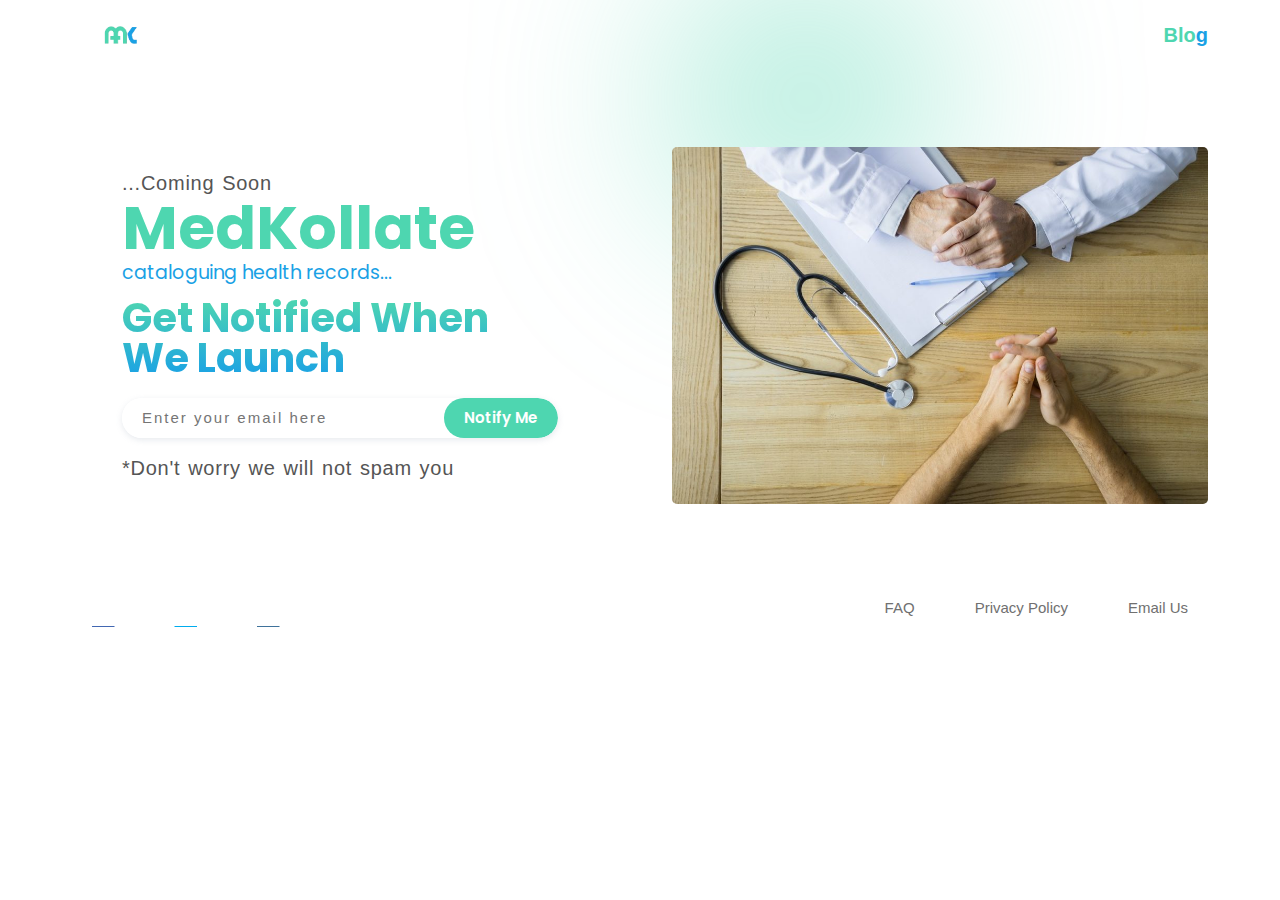
<file: index.html>
<!DOCTYPE html>
<html lang="en">

<head>
    <meta charset="UTF-8">
    <meta http-equiv="X-UA-Compatible" content="IE=edge">
    <meta name="viewport" content="width=device-width, initial-scale=1.0">
    <title>MedKollate || Coming Soon</title>
    <link rel="stylesheet" href="./assets/css/style.css">
    <link rel="stylesheet" href="./assets/css/reset.css">
    <link rel="stylesheet" href="./assets/css/queries.css">
    <link rel="preconnect" href="https://fonts.googleapis.com">
    <link rel="preconnect" href="https://fonts.gstatic.com" crossorigin>
    <link href="https://fonts.googleapis.com/css2?family=Poppins:wght@100;400;900&display=swap" rel="stylesheet">
    <link rel="stylesheet" href="./assets/font-awesome-4.7.0/css/font-awesome.min.css">
    <link rel="icon" href="./assets/imgs/logo.png" type="image/x-icon">
    <link rel="stylesheet" href="https://cdnjs.cloudflare.com/ajax/libs/font-awesome/6.1.1/css/all.min.css" integrity="sha512-KfkfwYDsLkIlwQp6LFnl8zNdLGxu9YAA1QvwINks4PhcElQSvqcyVLLD9aMhXd13uQjoXtEKNosOWaZqXgel0g==" crossorigin="anonymous" referrerpolicy="no-referrer" />

</head>

<body>
    <header class="flex container align-center">
        <!-- Logo Here  -->
         <img src="./assets/imgs/logo.png" alt="Logo Image" class="logo">
         <a href="https://medkollate.hashnode.dev/">Blo<span>g</span></a>
        
    </header>
    <main class="grid grid--2-cols container">
        
        <section class="form">
            <div class="sign-up flex column">
              <p>...Coming Soon</p>
              <h1>MedKollate  <span>cataloguing health records...</span></h1>
              <h2>Get Notified When We Launch</h2>
              <form action="https://gmail.us17.list-manage.com/subscribe/post?u=2e934d6235de3f841565553fb&amp;id=23b29b4d44"
              method="post" id="mc-embedded-subscribe-form" name="mc-embedded-subscribe-form" class="validate search-bar flex align-center"
              target="_blank" novalidate>
                <input type="email" value="" name="EMAIL" class="required email" id="mce-EMAIL" placeholder="Enter your email here" pattern="[a-z0-9._%+-]+@[a-z0-9.-]+\.[a-z]{2,}$" required>
                <button id="submit" type="submit">
                  Notify Me
                </button>
              </form>
              <p>*Don't worry we will not spam you</p>
            </div>
          </section>

          <section class="form-img-bg">
            <!-- This is an img section -->
            <img src="./assets/imgs/consultation.jpg" alt="EMR track notification image">
          </section>
    </main>

    <footer class="container flex align-center">
      <!-- Social Links -->
        <div class="social-icons">
            <a href="https://www.facebook.com/104473242299645/posts/pfbid02kg65LRCpzBdGowP5MjZUs2NhqgEQb1R9yW91G8xUSHXttXksjhuFFDbgXpmjD5K6l/"  style="color: #4267B2;"> <i class="fa-brands fa-facebook-f"></i></a>
            <a href="https://twitter.com/MedKollate?t=bJUe8Etl3QF8lZigdz3wlw&s=09" style="color: #00acee;"><i class="fa-brands fa-twitter"></i></a>
            <a href="https://www.instagram.com/medkollateng/" style="color: #3f729b;">  <i class="fa-brands fa-instagram"></i></i></a>
        </div>
        
        <div class="social-links">
            <a href="./FAQindex.html"> FAQ</a>
            <a href="./privacy-policy.html"> Privacy Policy</a>
            <a href="mailto:medkollate@gmail.com">Email Us</a>
            
        </div>
    </footer>
    
    
    <script type='text/javascript' src='//s3.amazonaws.com/downloads.mailchimp.com/js/mc-validate.js'></script>
    <script type='text/javascript' src="/script.js"></script>
  </body>
</html>
</file>
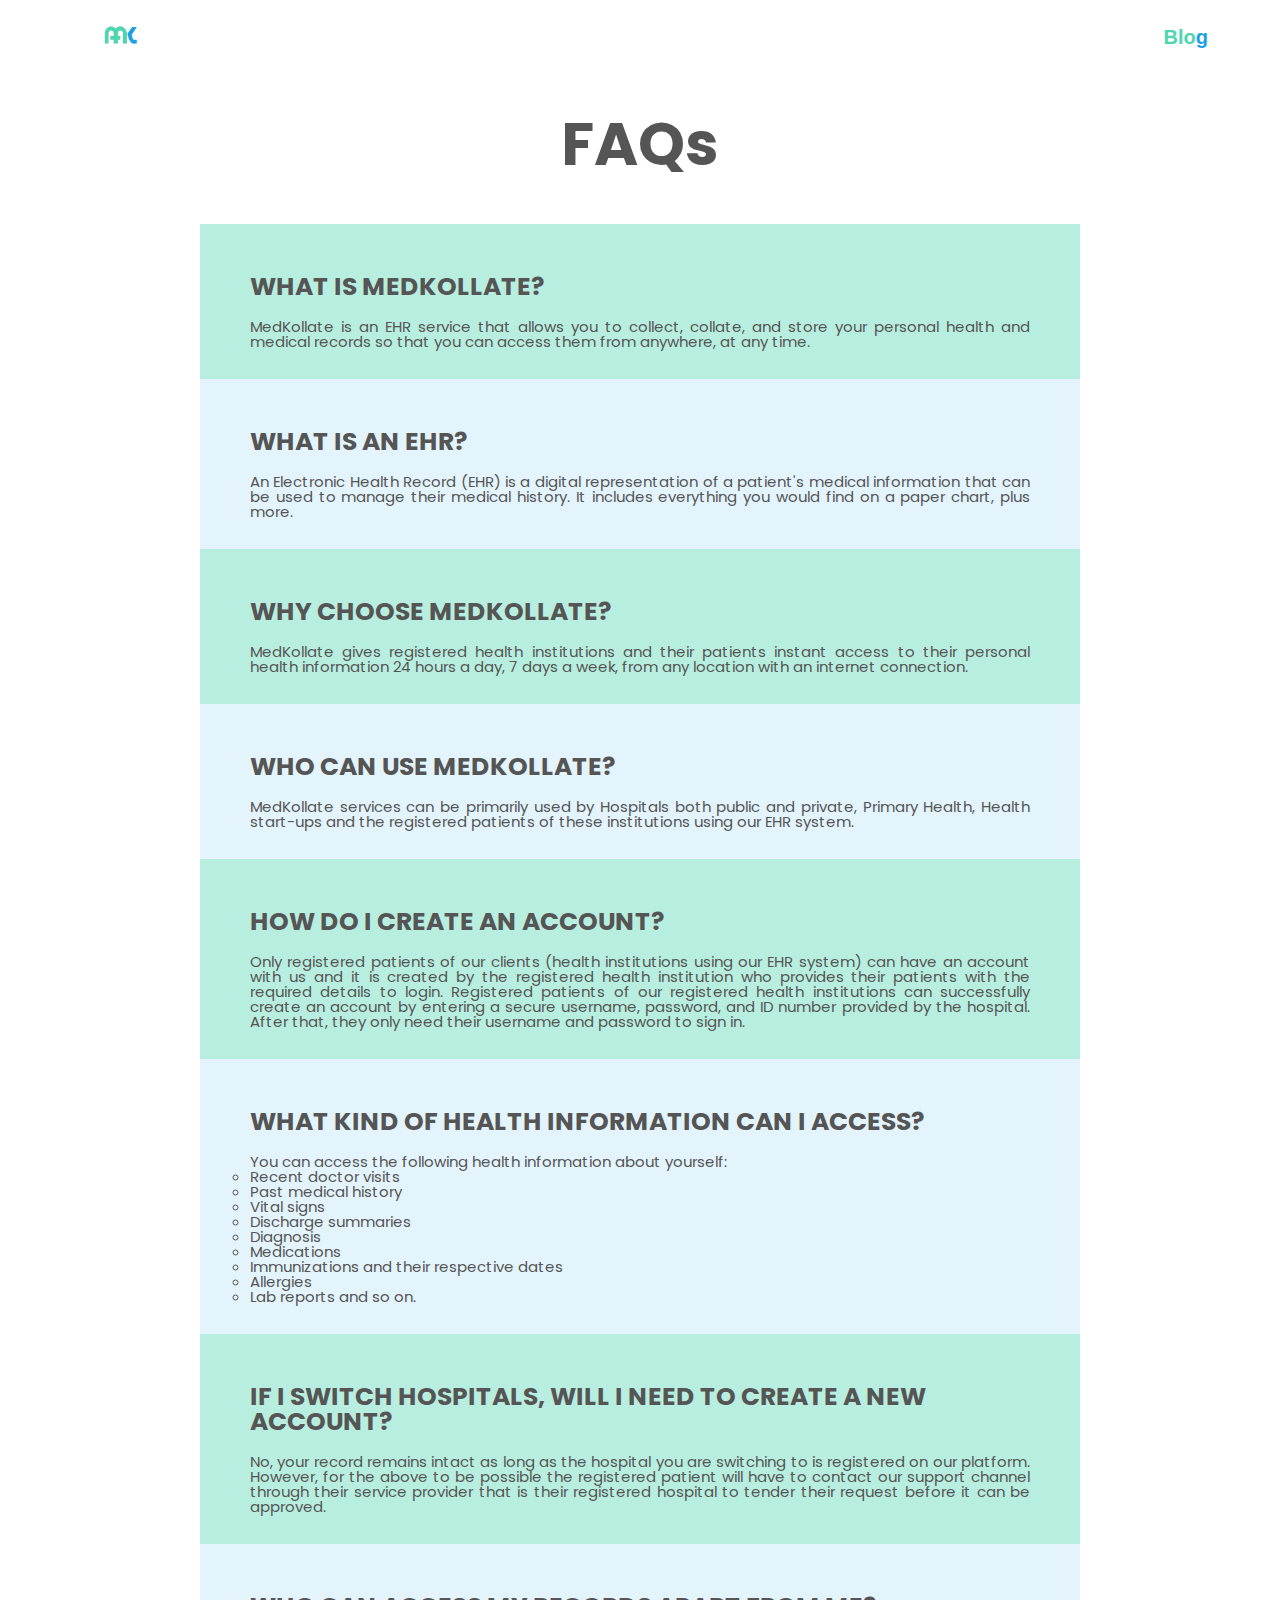
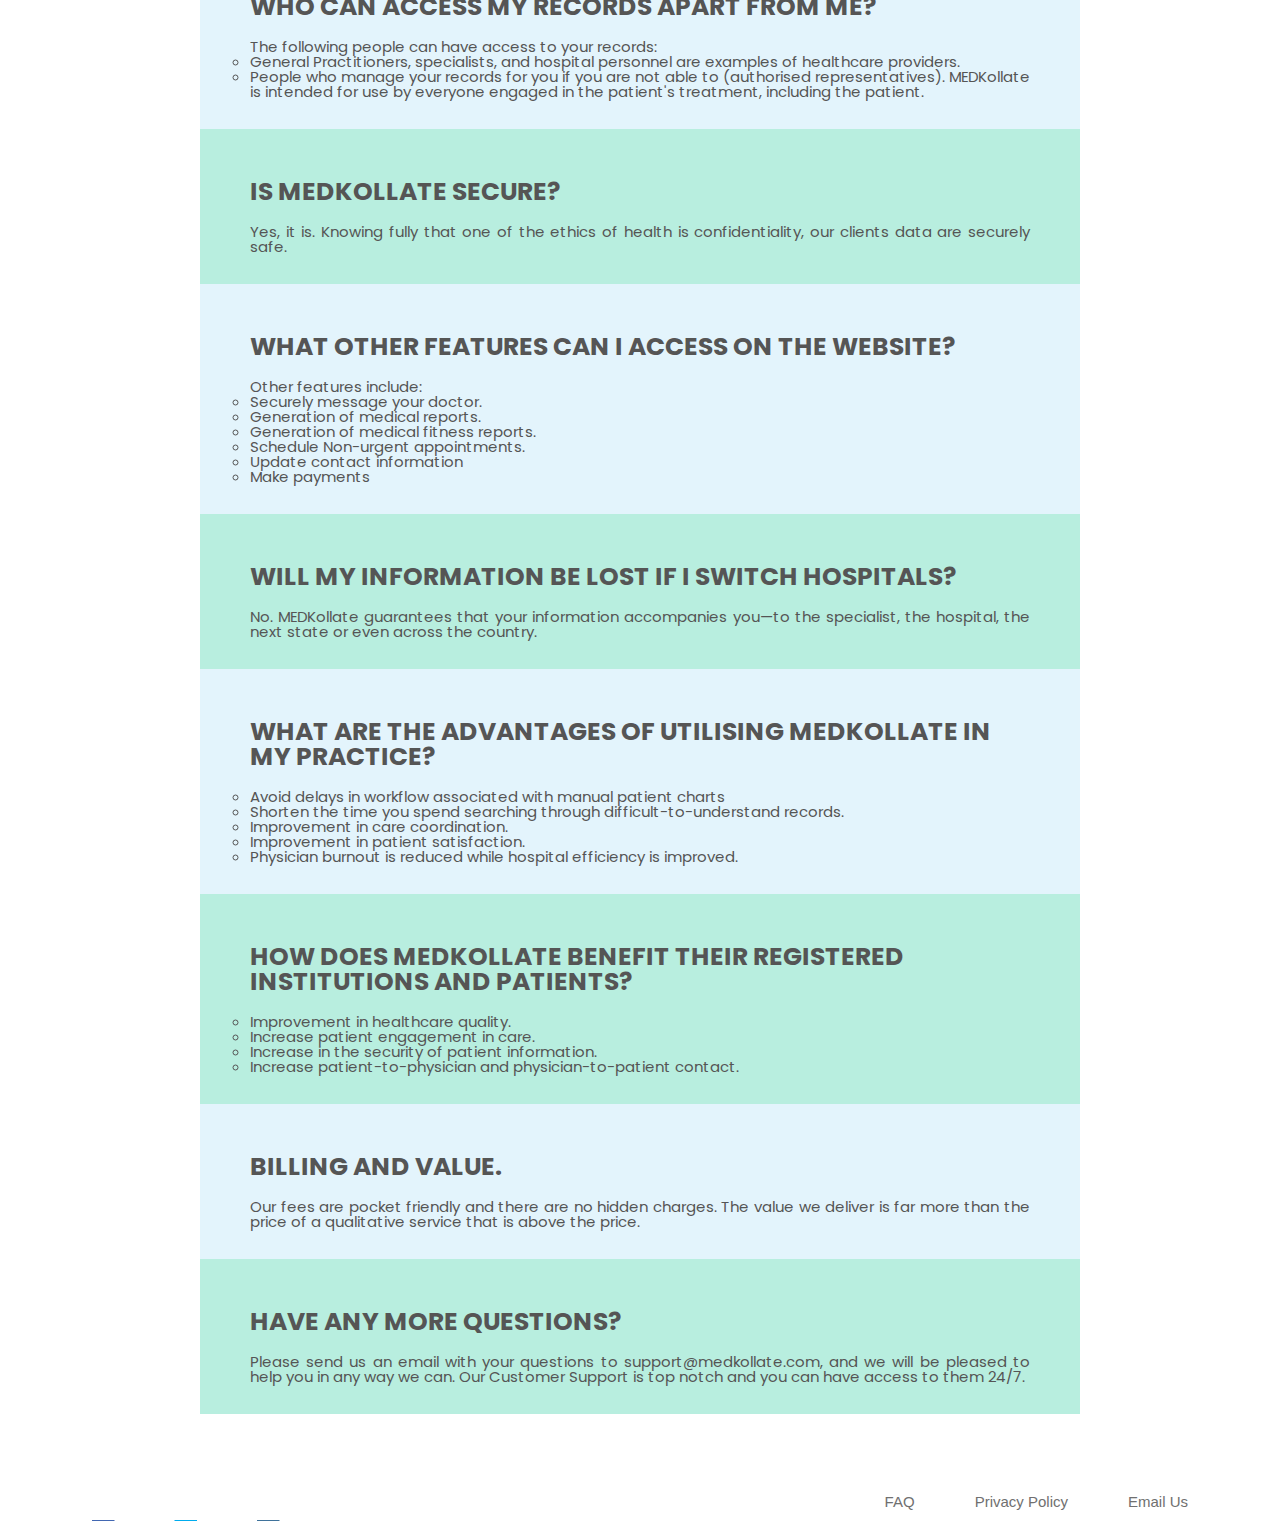
<file: FAQindex.html>
<!DOCTYPE html>
<html lang="en">
<head>
    <meta charset="UTF-8">
    <meta http-equiv="X-UA-Compatible" content="IE=edge">
    <meta name="viewport" content="width=device-width, initial-scale=1.0">
    <title>Frequently Asked Questions</title>
    <link rel="stylesheet" href="./assets/css/style.css">
    <link rel="stylesheet" href="./assets/css/reset.css">
    <link rel="stylesheet" href="./assets/css/queries.css">
    <link rel="preconnect" href="https://fonts.googleapis.com">
    <link rel="preconnect" href="https://fonts.gstatic.com" crossorigin>
    <link href="https://fonts.googleapis.com/css2?family=Poppins:wght@100;400;900&display=swap" rel="stylesheet">
    <link rel="stylesheet" href="./assets/font-awesome-4.7.0/css/font-awesome.min.css">
    <link rel="icon" href="./assets/imgs/logo.png" type="image/x-icon">
    <link rel="stylesheet" href="https://cdnjs.cloudflare.com/ajax/libs/font-awesome/6.1.1/css/all.min.css" integrity="sha512-KfkfwYDsLkIlwQp6LFnl8zNdLGxu9YAA1QvwINks4PhcElQSvqcyVLLD9aMhXd13uQjoXtEKNosOWaZqXgel0g==" crossorigin="anonymous" referrerpolicy="no-referrer" />
</head>
<body>
    <header class="flex container align-center">
        <!-- Logo Here  -->
        <a href="./index.html"> <img src="./assets/imgs/logo.png" alt="Logo Image" class="logo"></a>
        
         <a href="https://medkollate.hashnode.dev/">Blo<span>g</span></a>
        
    </header>
    <section class="contain">
        <h1>FAQs</h1>
    <ol>
       <div class="green-faq">
            <h3 class="title">What is MedKollate?</h3>
            <p>MedKollate is an EHR service that 
                allows you to collect, collate, and store your personal health 
                and medical records so that you can access them from anywhere, at any time.</p>
       </div>
           <div class="blue-faq">
            <h3 class="title">What is an EHR?</h3>
            <p>An Electronic Health Record (EHR) is a digital representation 
                of a patient's medical information that can be used to 
                manage their medical history. 
                 It includes everything you would find on a paper chart, plus more.
            </p>
           </div>
            <div class="green-faq">
                <h3 class="title">Why choose MedKollate?</h3>
                <p>MedKollate gives registered health institutions and their patients instant access to their personal health information 24 hours a day, 7 days a week, from any location with an internet connection. 
                </p>
            </div>
            <div class="blue-faq">
                <h3 class="title">Who can use MedKollate?</h3>
            <p>MedKollate services can be primarily used by Hospitals both public and private, Primary Health, Health start-ups and the registered patients of these institutions using our EHR system.
            </p>
            </div>
            <div class="green-faq">
                <h3 class="title">How do I create an account?</h3>
            <p>Only registered patients of our clients (health institutions using our EHR system) can have an account with us and it is created by the registered health institution who provides their patients with the required details to login.
                 Registered patients of our registered health institutions can successfully create an account by entering a secure username, password, and ID number provided by the hospital. 
                After that, they only need their username and password to sign in.</p>
            </div>
            <div class="blue-faq">
                <h3 class="title">What kind of health information can I access?</h3>
            <p>You can access the following health information about yourself:</p>
            <ul>
                <li>Recent doctor visits</li>
                <li>Past medical history</li>
                <li>Vital signs</li>
                <li>Discharge summaries</li>
                <li> Diagnosis</li>
                <li> Medications</li>
                <li>Immunizations and their respective dates</li> 
                <li>Allergies</li> 
                <li>Lab reports and so on.</li>
            </ul>  
            </div>
           <div class="green-faq">
            <h3 class="title">If I switch hospitals, will I need to create a new account?</h3>
            <p>No, your record remains intact as long as the hospital you are switching to is registered on our platform.

                However, for the above to be possible the registered patient will have to contact our support channel through their service provider that is their registered hospital to tender their request before it can be approved.
                </p>
           </div>
            <div class="blue-faq">
                <h3 class="title">Who can access my records apart from me?</h3>
            <p>The following people can have access to your records: </p>
            <ul>

                <li>General Practitioners, specialists, and hospital personnel are 
                examples of healthcare providers.</li>
                
                <li>People who manage your records for you if you are not able to (authorised representatives).
                MEDKollate is intended for use by everyone engaged in the patient's
                 treatment, including the patient.</li>
            </ul> 
            </div>  
            <div class="green-faq">
                <h3 class="title">Is MEDKollate secure?</h3>
            <p>Yes, it is. 
                Knowing fully that one of the ethics of health is confidentiality, 
                our clients data are securely safe.
            </p>
            </div>
            <div class="blue-faq">
                <h3 class="title">What other features can I access on the website?</h3>
            <p>Other features include: </p>
            <ul>
                <li>Securely message your doctor.</li>
                <li>Generation of medical reports.</li>
                <li>Generation of medical fitness reports.</li>
                <li>Schedule Non-urgent appointments.</li>
                <li>Update contact information</li>
                <li>Make payments</li>
            </ul>
            </div>
            <div class="green-faq">
                <h3 class="title">Will my information be lost if I switch hospitals?</h3>
            <p>No. MEDKollate guarantees that your information accompanies you—to the specialist, the hospital, the next state or even across the country.
            </p>
            </div>
            <div class="blue-faq">
                <h3 class="title">What are the advantages of utilising MEDKollate in my practice?</h3>
            <ul>
                <li>Avoid delays in workflow associated with manual patient charts</li>
                <li>Shorten the time you spend searching through 
                    difficult-to-understand records.
                </li>
                <li>Improvement in care coordination.</li>
                <li>Improvement in patient satisfaction.</li>
                <li>Physician burnout is reduced while hospital efficiency is improved.</li>
            </ul>
            </div>
            <div class="green-faq">
                <h3 class="title">How does MEDKollate benefit their registered institutions and patients?</h3>
            <ul>
                <li>Improvement in healthcare quality.
                </li>
                <li>Increase patient engagement in care.</li>
                <li>Increase in the security of patient information.
                </li>
                <li>Increase patient-to-physician and physician-to-patient contact.
                </li>
            </ul>
            </div>
            <div class="blue-faq">
                <h3 class="title"> Billing and Value.</h3>
            <p>Our fees are pocket friendly and there are no hidden charges. The value we deliver is far more than the price of a qualitative service that is above the price.
            </p>
            </div>
            <div class="green-faq">
                <h3 class="title"> Have any more questions?</h3>
            <p>Please send us an email with your questions to support@medkollate.com, and we will be pleased to help you in any way we can.  Our Customer Support is top notch and you can have access to them 24/7.
            </p>
            </div>
    </ol>

    </section>

    <footer class="container flex align-center">
        <!-- Social Links -->
          <div class="social-icons">
              <a href="https://www.facebook.com/104473242299645/posts/pfbid02kg65LRCpzBdGowP5MjZUs2NhqgEQb1R9yW91G8xUSHXttXksjhuFFDbgXpmjD5K6l/"  style="color: #4267B2;"> <i class="fa-brands fa-facebook-f"></i></a>
              <a href="https://twitter.com/MedKollate?t=bJUe8Etl3QF8lZigdz3wlw&s=09" style="color: #00acee;"><i class="fa-brands fa-twitter"></i></a>
              <a href="https://www.instagram.com/medkollateng/" style="color: #3f729b;">  <i class="fa-brands fa-instagram"></i></i></a>
          </div>
          
          <div class="social-links">
              <a href="./FAQindex.html"> FAQ</a>
              <a href="./privacy-policy.html"> Privacy Policy</a>
              <a href="mailto:medkollate@gmail.com">Email Us</a>
              
          </div>
      </footer>
    <script src="./script.js"></script>
</body>
</html>
</file>
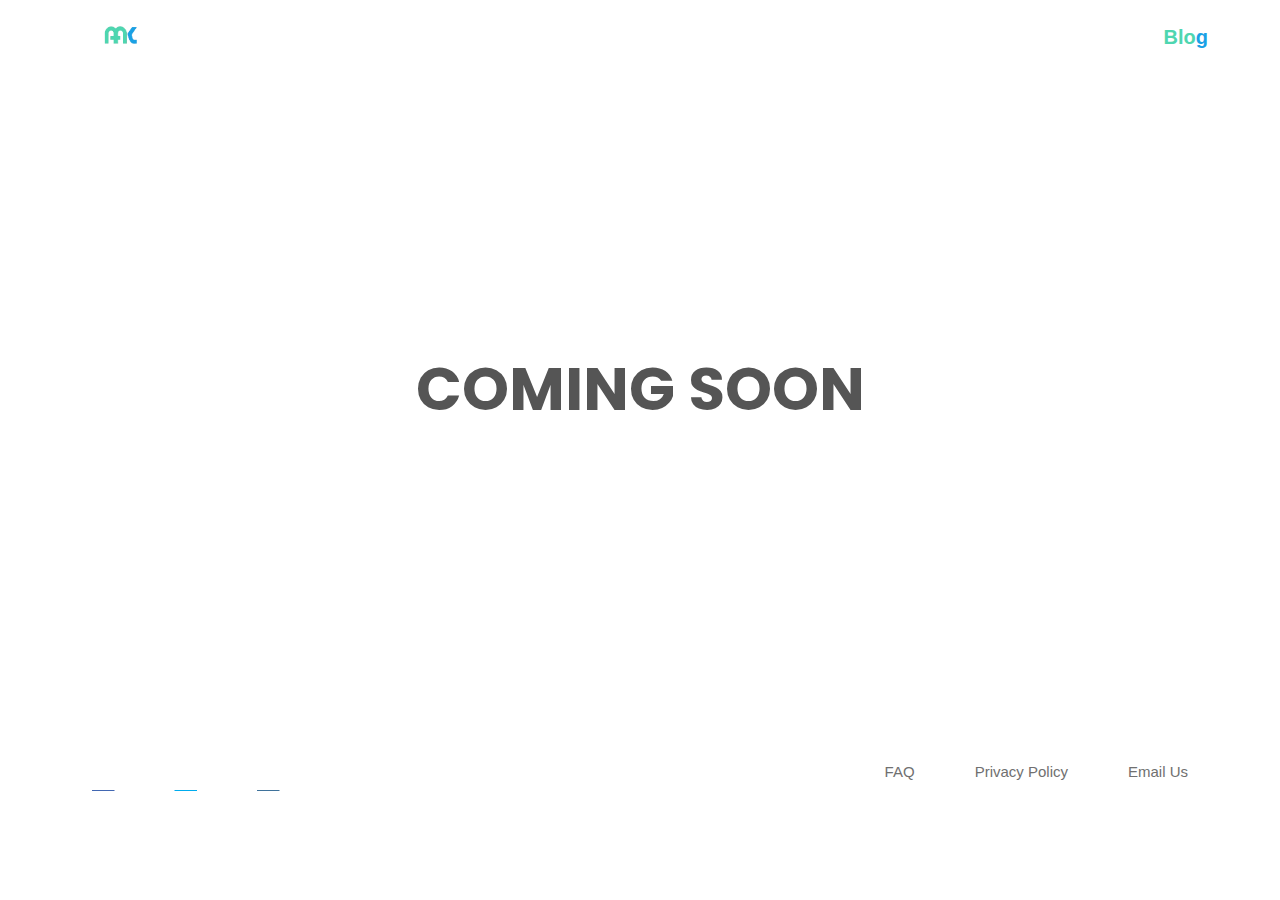
<file: privacy-policy.html>
<!DOCTYPE html>
<html lang="en">
<head>
    <meta charset="UTF-8">
    <meta http-equiv="X-UA-Compatible" content="IE=edge">
    <meta name="viewport" content="width=device-width, initial-scale=1.0">
    <title>MedKollate || Coming Soon</title>
    <link rel="stylesheet" href="./assets/css/style.css">
    <link rel="stylesheet" href="./assets/css/reset.css">
    <link rel="stylesheet" href="./assets/css/queries.css">
    <link rel="preconnect" href="https://fonts.googleapis.com">
    <link rel="preconnect" href="https://fonts.gstatic.com" crossorigin>
    <link href="https://fonts.googleapis.com/css2?family=Poppins:wght@100;400;900&display=swap" rel="stylesheet">
    <link rel="stylesheet" href="./assets/font-awesome-4.7.0/css/font-awesome.min.css">
    <link rel="icon" href="./assets/imgs/logo.png" type="image/x-icon">
    <link rel="stylesheet" href="https://cdnjs.cloudflare.com/ajax/libs/font-awesome/6.1.1/css/all.min.css" integrity="sha512-KfkfwYDsLkIlwQp6LFnl8zNdLGxu9YAA1QvwINks4PhcElQSvqcyVLLD9aMhXd13uQjoXtEKNosOWaZqXgel0g==" crossorigin="anonymous" referrerpolicy="no-referrer" />
</head>
<body>
    <header class="flex container align-center">
        <!-- Logo Here  -->
        <a href="./index.html"> <img src="./assets/imgs/logo.png" alt="Logo Image" class="logo"></a>
        
         <a href="https://medkollate.hashnode.dev/">Blo<span>g</span></a>
        
    </header>

    <section class="contain policy">
        <h1>COMING SOON</h1>
      </section>


    <footer class="container flex align-center">
        <!-- Social Links -->
          <div class="social-icons">
              <a href="https://www.facebook.com/104473242299645/posts/pfbid02kg65LRCpzBdGowP5MjZUs2NhqgEQb1R9yW91G8xUSHXttXksjhuFFDbgXpmjD5K6l/"  style="color: #4267B2;"> <i class="fa-brands fa-facebook-f"></i></a>
              <a href="https://twitter.com/MedKollate?t=bJUe8Etl3QF8lZigdz3wlw&s=09" style="color: #00acee;"><i class="fa-brands fa-twitter"></i></a>
              <a href="https://www.instagram.com/medkollateng/" style="color: #3f729b;">  <i class="fa-brands fa-instagram"></i></i></a>
          </div>
          
          <div class="social-links">
              <a href="./FAQindex.html"> FAQ</a>
              <a href="./privacy-policy.html"> Privacy Policy</a>
              <a href="mailto:medkollate@gmail.com">Email Us</a>
              
          </div>
      </footer>

      <script type='text/javascript' src='//s3.amazonaws.com/downloads.mailchimp.com/js/mc-validate.js'></script>
    <script type='text/javascript' src="/script.js"></script>
</body>
</html>
</file>
<file: assets/css/style.css>
:root {
    --primary-color: 78, 214, 176;
    --secondary-color: 26, 161, 229;

    --gray: rgb(112, 112, 112);
    --white: #FFFFFF;
    --black: #000000;
    --green: #4ed6b0;
    --blue: #1aa1e5;

    --Poppins: 'Poppins', sans-serif;
}

header {
    padding: 2rem 3rem;
    display: flex;
    justify-content: space-between;
}

header .logo {
    max-width: 10rem;
}

header a {
    text-decoration: none;
    font-size: 2rem;
    color: var(--green);
    font-weight: 600;
    transition: all 5s ease-in;
}

header a:hover {
    text-decoration: underline;
}

header span {
    color: var(--blue);
}

main {
    width: 100%;
    /* min-height: 55vh; */
}

main section {

    padding: 7.6rem 0;
    display: flex;
    align-items: center;
}

.form {
    padding: 0 5rem;
    position: relative;
}

.form h1 {
    font-size: 6rem;
    color: var(--green);
    font-family: var(--Poppins);
    line-height: 0.5;
}

.form h1 span {
    font-size: 1.9rem;
    color: var(--blue);
    font-weight: 400;
}

.form h2 {
    font-size: 4rem;
    background: -webkit-linear-gradient(rgb(var(--primary-color)), rgb(var(--secondary-color)));
    -webkit-background-clip: text;
    background-clip: text;
    -webkit-text-fill-color: transparent;
    color: transparent;
    font-family: var(--Poppins);
}

.form input[type='email']::placeholder {
    font-family: 'Segoe UI', Tahoma, Geneva, Verdana, sans-serif;
    letter-spacing: 2px;
}

.form button {
    transition: all .5s ease-in-out;
}

.form p {
    font-size: 2rem;
    letter-spacing: 0.75px;
    word-spacing: 1.5px;
    text-align: justify;
    font-family: 'Segoe UI', Tahoma, Geneva, Verdana, sans-serif;
}

.popup {
    position: absolute;
    top: 0;
    left: 0;
    width:100vw;
    height: 100vh;
    background: #0000002f;
    z-index: 100;
    display: flex;
    align-items: center;
    justify-content: center;
}

.popup #hover {
    width: 40rem;
    height: 40rem;
    background-color: #FFFFFF;
    display: flex;
    flex-direction: column;
    align-items: center;
    justify-content: center;
    border-radius: 3rem;
    box-shadow: 3px 3px 10px rgba(0, 0, 0, 0.61);
}

.popup .img {
    width: 80px;
    height: 100px;
}

.popup img {
    width: 80px;
}

.popup h2 {
    color: var(--green);
    font-size: 2.5rem;
    text-transform: uppercase;
    padding: 4rem 0 1rem;
}

.popup p {
    color: var(--green);
    font-size: 1.6rem;
    font-weight: 600;
    padding-bottom: 1rem;
}

.popup button {
    padding: 1rem 5rem;
    background: var(--blue);
    border: none;
    border-radius: 3rem;
    font-size: 2rem;
    font-weight: 600;
    color: #fff;
    margin: 3rem 0;
    transition: all .5s ease-in-out;
}

.popup button a {
    color: #fff;
    text-decoration: none;
}

.popup button:hover {
    box-shadow: 1px 1px 5px #000;
}


.hide {
    display: none;
}
/* SEMI-CIRCLE */

.form-img-bg {
    position: relative;
}

.form-img-bg::before {
    content: '';
    width: 50%;
    height: 50%;
    top: -10rem;
    left: 0;
    position: absolute;
    background: rgba(var(--primary-color), 0.5);
    border-radius: 50%;
    z-index: -1;
    filter: blur(100px);
}

.form-img-bg img {
    border-radius: 5px;
    pointer-events: none;
}


/* Search Bar */
.search-bar {
    border-radius: 20px;
    height: 40px;
    display: flex;
    justify-content: space-between;
    align-items: center;
    width: 100%;
    max-width: 450px;
    box-shadow: 0 2px 6px 0 rgb(136 148 171 / 20%), 0 24px 20px -24px rgb(71 82 107 / 10%);
    overflow: hidden;
}

.search-bar input[type='email'] {
    border: none;
    flex: 1;
    outline: none;
    height: 100%;
    padding: 0 20px;
    font-size: 1.5rem;
}

.search-bar input::placeholder {
    font-size: 1.5rem;
}

.search-bar button {
    background: rgb(var(--primary-color));
    color: var(--white);
    height: inherit;
    padding: 2rem;
    border-radius: 2rem;
    font-weight: 600;
    font-size: 1.5em;
    display: flex;
    align-items: center;
    border: none;
    outline: none;
    transition: all 500ms;
    font-family: var(--Poppins);
}

.search-bar button:hover {
    background: rgba(var(--secondary-color));
    filter: contrast(120%) brightness(110%);
}

footer {
    min-height: 30px;
    justify-content: space-between;
    padding-bottom: 2rem;
}

footer .social-icons,
footer .social-links {
    display: flex;
    gap: 2rem;
}

footer .social-icons a,
footer .social-links a {
    padding: 2rem;
    height: 2rem;
    color: var(--gray);
    cursor: pointer;
    transition: ease-in 700ms;

}

footer .social-icons a i {
    font-size: 3rem;
}

footer .social-icons a i:hover,
footer .social-links a:hover {
    color: rgba(var(--primary-color));
}

footer .social-links {
    align-items: center;
}

footer .social-links a {
    font-size: 1.5rem;
    text-decoration: none;
    transition: all 500ms;
}

footer .social-links a:hover {
    text-decoration: underline;
}

/* FAQs */

.contain {
    padding: 2rem 20rem;
    margin-bottom: 4rem;
    font-family: var(--Poppins);
    display: flex;
    flex-direction: column;
    justify-content: center;
    align-items: center;
}

.green-faq, .blue-faq {
    width: 100%;
    height: 100%;
    padding: 3rem 5rem;
}

.green-faq {
    background-color: #4ed6af67;
}

.blue-faq {
    background-color: #1aa1e51f;
}

.contain h1 {
    font-size: 6rem;
    padding: 2rem 0;
}

.contain ol {
    margin-top: 3rem;
}


.contain h3 {
    font-size: 2.5rem;
    text-transform: uppercase;
    font-size: 500;
    margin: 2rem 0;
}

.contain p, .contain li {
    font-size: 1.5rem;
}

/* Privacy Policy */

.policy {
    height: 70vh;
}
</file>
<file: assets/css/queries.css>
/**************************/
/* BELOW 544px (Phones) */
/**************************/

@media (max-width: 34em) {
  .grid {
    row-gap: 4.8rem;
  }

  .grid--2-cols {
    grid-template-columns: 1fr;
  }

  .form {
    padding: 3rem 0;
    z-index: 1;
  }

  .form h1 {
    font-size: 4rem;
  }

  .form h1 span {
    font-size: 1.5rem;
  }

  .form h2 {
    font-size: 2rem;
  }

  .sign-up {
    gap: 3rem;
  }

  .sign-up p {
    font-size: 1.4rem;
  }

  .search-bar {
    width: 300px;
    height: 35px;
  }

  .search-bar input[type='email'] {
    padding: 0 10px;
    font-size: 1.2rem;
  }

  .search-bar input::placeholder {
    font-size: 1.2rem;
  }

  .search-bar button {
    font-size: 1.2rem;
    padding: 1rem;
  }

  .form-img-bg {
    position: absolute;
  }

  .form-img-bg img {
    visibility: hidden;
  }

  .policy h1 {
    font-size: 5rem;
  }

  footer {
    flex-direction: column;
    gap: 5rem;
  }

  footer .social-icons a i {
    font-size: 2.2rem;
  }

  footer .social-links a {
    font-size: 1.3rem;
  }
}
</file>
